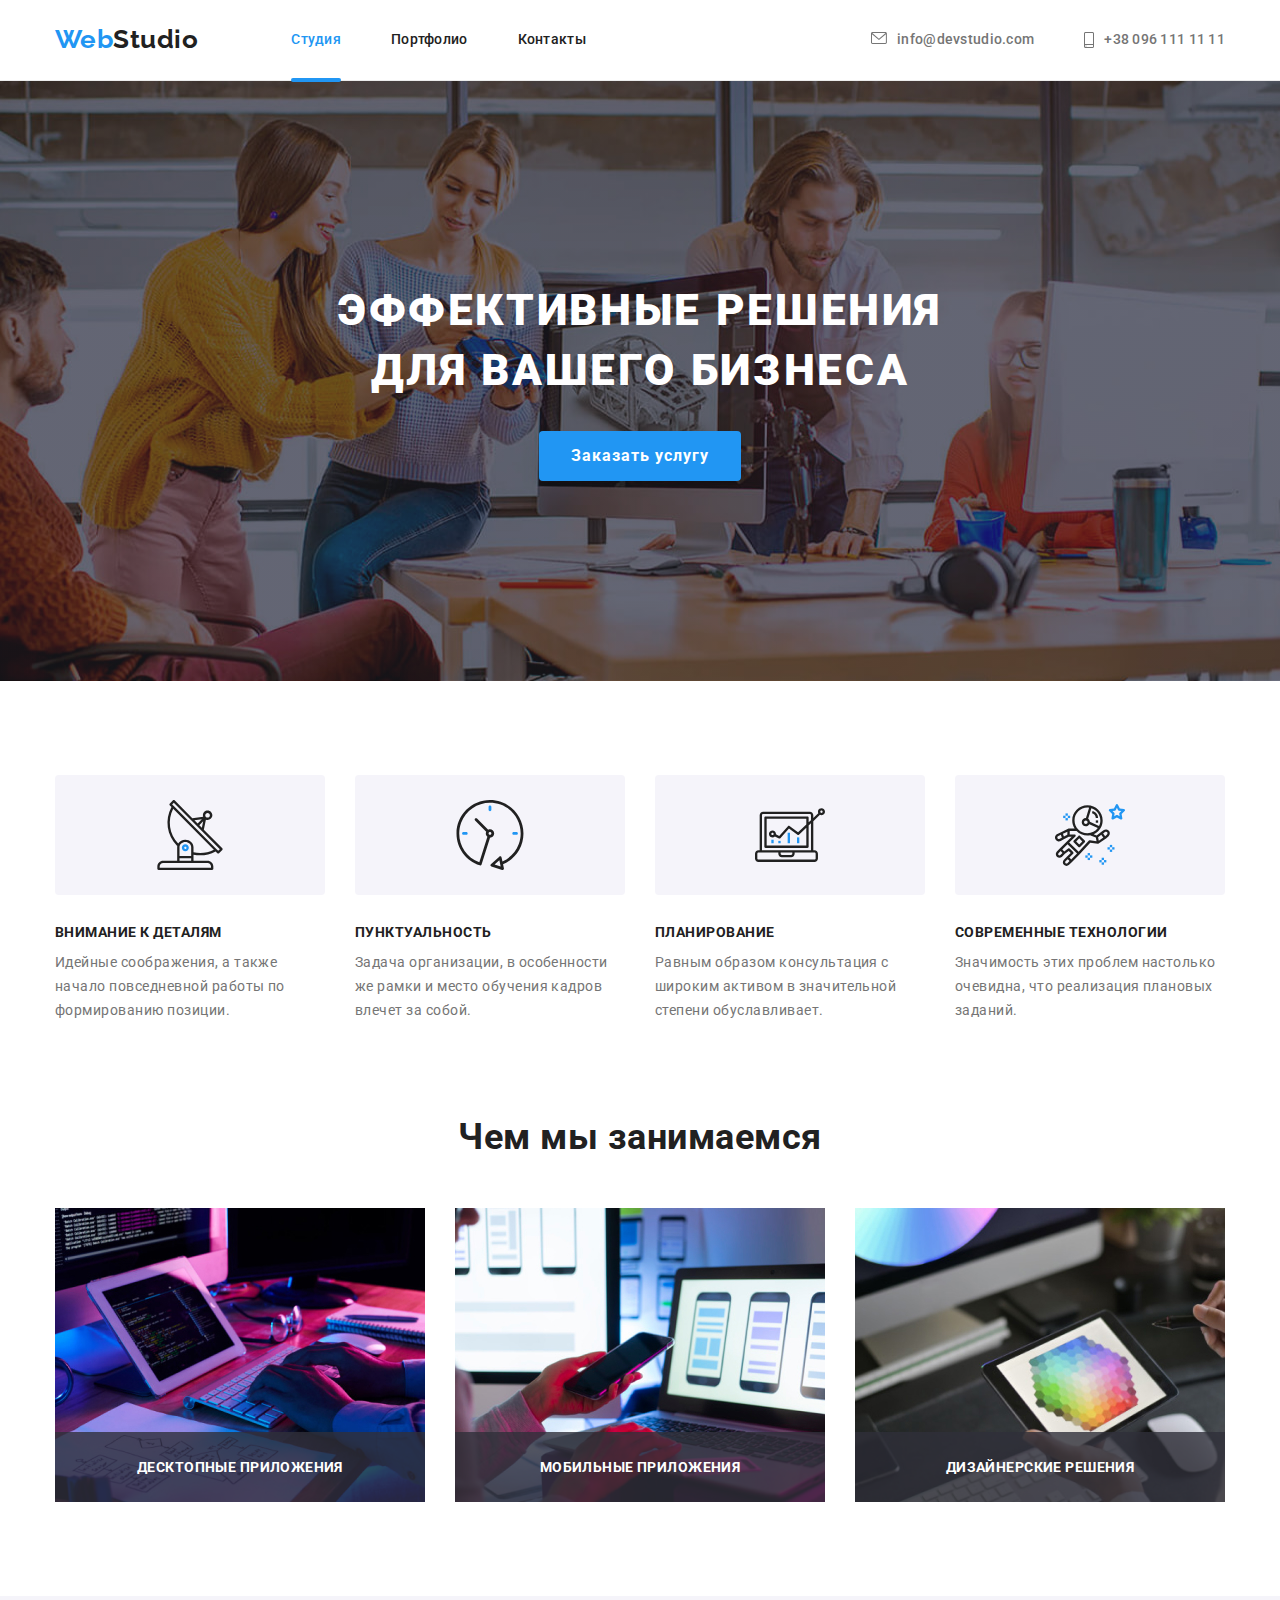
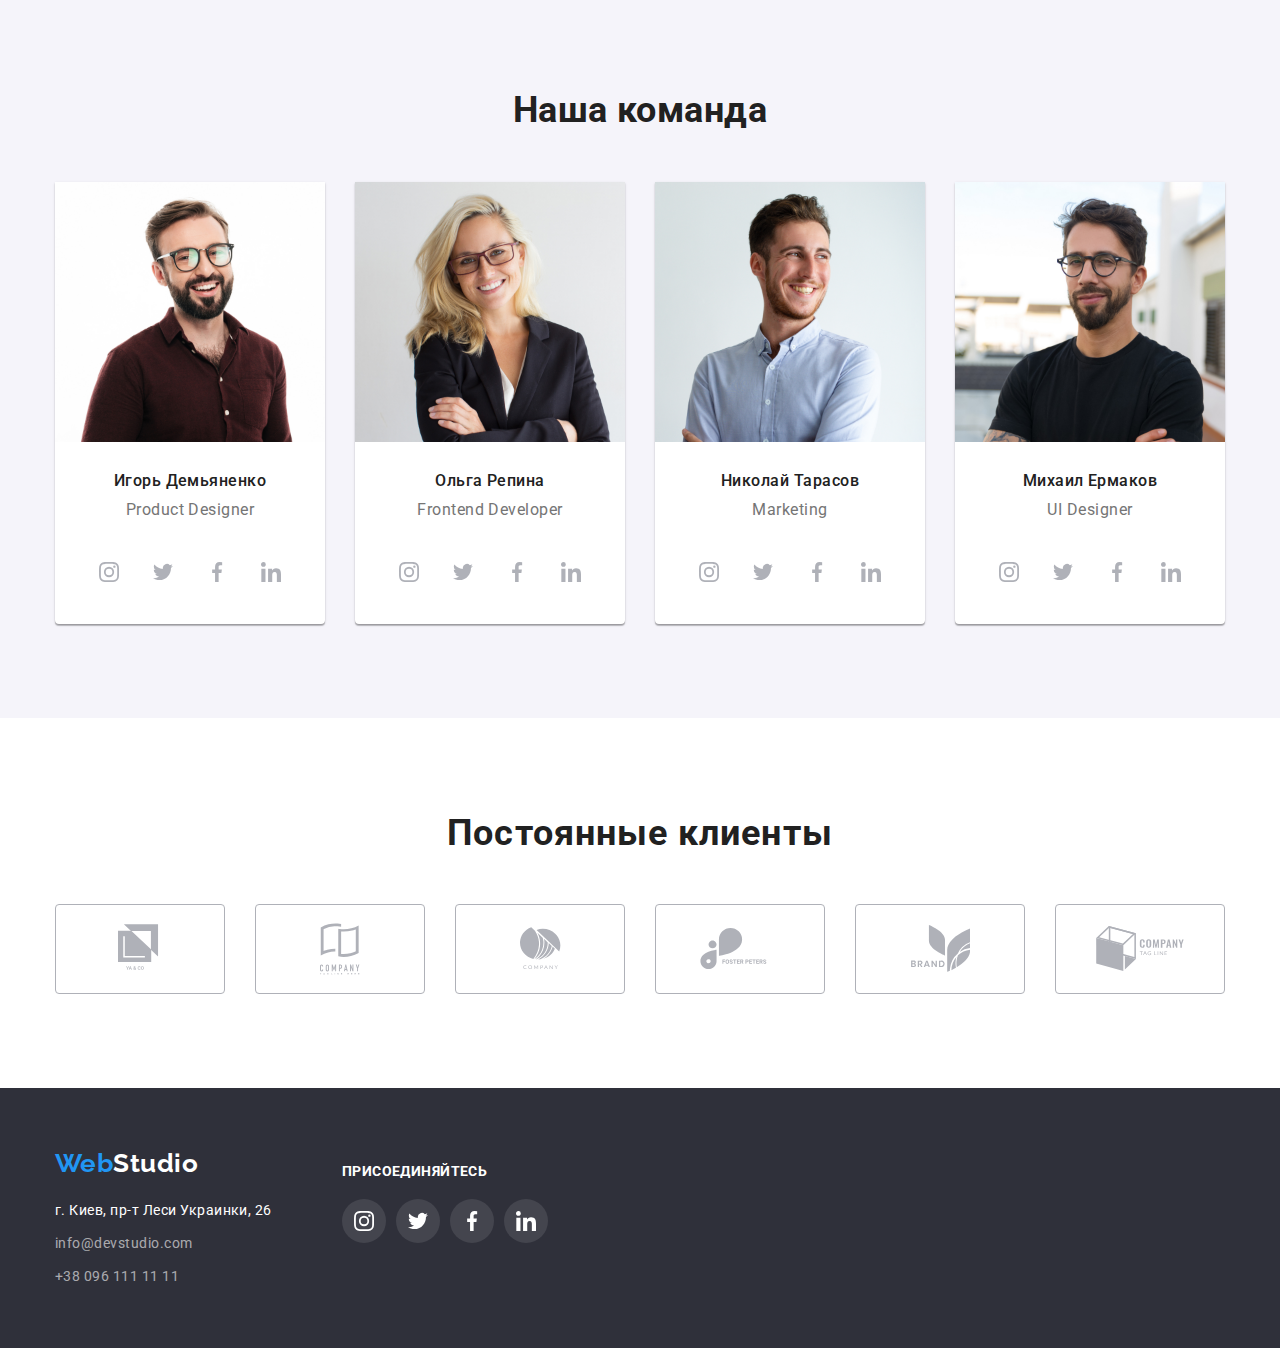
<file: index.html>
<!DOCTYPE html>
<html lang="ru">

<head>
  <meta charset="UTF-8" />
  <meta name="viewport" content="width=device-width, initial-scale=1.0" />
  <title>goit-markup-hw-05</title>
  <link rel="stylesheet"
    href="https://cdnjs.cloudflare.com/ajax/libs/modern-normalize/1.0.0/modern-normalize.min.css" />
  <link href="https://fonts.googleapis.com/css2?family=Raleway:wght@700&family=Roboto:wght@400;500;700;900&display=swap"
    rel="stylesheet" />
  <link rel="stylesheet" href="./css/common.css" />
  <link rel="stylesheet" href="./css/style.css" />
</head>

<body>
  <header class="header">
    <div class="container align-header">
      <nav class="main-nav">
        <a class="logo-header" href="./index.html">
          <span class="logo-color">Web</span>Studio
        </a>

        <ul class="site-nav list">
          <li class="item">
            <a class="link current" href="./index.html">Студия</a>
          </li>
          <li class="item">
            <a class="link" href="./portfolio.html">Портфолио</a>
          </li>
          <li class="item"><a class="link" href="">Контакты</a>
          </li>
        </ul>
      </nav>

      <ul class="site-contacts list">
        <li class="item">
          <a class="link" href="mailto:info@devstudio.com">
            <svg class="icon-contacts" width="16" height="12">
              <use href="./images/sprite.svg#icon-envelope"></use>
            </svg>
            info@devstudio.com
          </a>
        </li>
        <li class="item">
          <a class="link" href="tel:+380961111111">
            <svg class="icon-contacts" width="10" height="16">
              <use href="./images/sprite.svg#icon-smartphone"></use>
            </svg>
            +38 096 111 11 11
          </a>
        </li>
      </ul>
    </div>
  </header>

  <main>
    <!-- Шапка -->
    <section class="tagline">
      <div class="container centered">
        <h1 class="title">Эффективные решения для вашего бизнеса</h1>
        <button type="button" class="button-primary" data-modal-open>Заказать услугу</button>
      </div>
    </section>

    <!-- Особенности -->
    <section class="features">
      <div class="container">
        <ul class="list">
          <li class="properties icon-antenna">
            <h3 class="title">Внимание к деталям</h3>
            <p class="text">
              Идейные соображения, а также начало повседневной работы по
              формированию позиции.
            </p>
          </li>
          <li class="properties icon-clock">
            <h3 class="title">Пунктуальность</h3>
            <p class="text">
              Задача организации, в особенности же рамки и место обучения
              кадров влечет за собой.
            </p>
          </li>
          <li class="properties icon-diagram">
            <h3 class="title">Планирование</h3>
            <p class="text">
              Равным образом консультация с широким активом в значительной
              степени обуславливает.
            </p>
          </li>
          <li class="properties icon-astronaut">
            <h3 class="title">Современные технологии</h3>
            <p class="text">
              Значимость этих проблем настолько очевидна, что реализация
              плановых заданий.
            </p>
          </li>
        </ul>
      </div>
    </section>

    <!-- Чем мы занимаемся -->
    <section class="activity">
      <div class="container">
        <h2 class="title">Чем мы занимаемся</h2>
        <ul class="list">
          <li class="item">
            <h3 class="text">
              Десктопные приложения
            </h3>
            <img src="./images/activity/img1.jpg" alt="разработка для пк" width="370" height="294" />
          </li>
          <li class="item">
            <h3 class="text">
              Мобильные приложения
            </h3>
            <img src="./images/activity/img2.jpg" alt="разработка мобильных версий" width="370" height="294" />
          </li>
          <li class="item">
            <h3 class="text">
              Дизайнерские решения
            </h3>
            <img src="./images/activity/img3.jpg" alt="разработка для планшетных версий" width="370" height="294" />
          </li>
        </ul>
      </div>
    </section>

    <!-- Наша команда -->
    <section class="team">
      <div class="container">
        <h2 class="title">Наша команда</h2>
        <ul class="list">
          <li class="cards">
            <img src="./images/team/img4.jpg" alt="Игорь Демьяненко" width="270" />
            <h3 class="employee">Игорь Демьяненко</h3>
            <p class="profession">Product Designer</p>
            <ul class="social list">
              <li class="list-item">
                <a class="social-link" href="">
                  <svg class="social-icon">
                    <use href="./images/sprite.svg#icon-instagram"></use>
                  </svg>
                </a>
              </li>
              <li class="list-item">
                <a class="social-link" href="">
                  <svg class="social-icon">
                    <use href="./images/sprite.svg#icon-twitter"></use>
                  </svg>
                </a>
              </li>
              <li class="list-item">
                <a class="social-link" href="">
                  <svg class="social-icon">
                    <use href="./images/sprite.svg#icon-facebook"></use>
                  </svg>
                </a>
              </li>
              <li class="list-item">
                <a class="social-link" href="">
                  <svg class="social-icon">
                    <use href="./images/sprite.svg#icon-linkedin"></use>
                  </svg>
                </a>
              </li>
            </ul>
          </li>
          <li class="cards">
            <img src="./images/team/img5.jpg" alt="Ольга Репина" width="270" />
            <h3 class="employee">Ольга Репина</h3>
            <p class="profession">Frontend Developer</p>
            <ul class="social list">
              <li class="list-item">
                <a class="social-link" href="">
                  <svg class="social-icon">
                    <use href="./images/sprite.svg#icon-instagram"></use>
                  </svg>
                </a>
              </li>
              <li class="list-item">
                <a class="social-link" href="">
                  <svg class="social-icon">
                    <use href="./images/sprite.svg#icon-twitter"></use>
                  </svg>
                </a>
              </li>
              <li class="list-item">
                <a class="social-link" href="">
                  <svg class="social-icon">
                    <use href="./images/sprite.svg#icon-facebook"></use>
                  </svg>
                </a>
              </li>
              <li class="list-item">
                <a class="social-link" href="">
                  <svg class="social-icon">
                    <use href="./images/sprite.svg#icon-linkedin"></use>
                  </svg>
                </a>
              </li>
            </ul>
          </li>
          <li class="cards">
            <img src="./images/team/img6.jpg" alt="Николай Тарасов" width="270" />
            <h3 class="employee">Николай Тарасов</h3>
            <p class="profession">Marketing</p>
            <ul class="social list">
              <li class="list-item">
                <a class="social-link" href="">
                  <svg class="social-icon">
                    <use href="./images/sprite.svg#icon-instagram"></use>
                  </svg>
                </a>
              </li>
              <li class="list-item">
                <a class="social-link" href="">
                  <svg class="social-icon">
                    <use href="./images/sprite.svg#icon-twitter"></use>
                  </svg>
                </a>
              </li>
              <li class="list-item">
                <a class="social-link" href="">
                  <svg class="social-icon">
                    <use href="./images/sprite.svg#icon-facebook"></use>
                  </svg>
                </a>
              </li>
              <li class="list-item">
                <a class="social-link" href="">
                  <svg class="social-icon">
                    <use href="./images/sprite.svg#icon-linkedin"></use>
                  </svg>
                </a>
              </li>
            </ul>
          </li>
          <li class="cards">
            <img src="./images/team/img7.jpg" alt="Михаил Ермаков" width="270" />
            <h3 class="employee">Михаил Ермаков</h3>
            <p class="profession">UI Designer</p>
            <ul class="social list">
              <li class="list-item">
                <a class="social-link" href="">
                  <svg class="social-icon">
                    <use href="./images/sprite.svg#icon-instagram"></use>
                  </svg>
                </a>
              </li>
              <li class="list-item">
                <a class="social-link" href="">
                  <svg class="social-icon">
                    <use href="./images/sprite.svg#icon-twitter"></use>
                  </svg>
                </a>
              </li>
              <li class="list-item">
                <a class="social-link" href="">
                  <svg class="social-icon">
                    <use href="./images/sprite.svg#icon-facebook"></use>
                  </svg>
                </a>
              </li>
              <li class="list-item">
                <a class="social-link" href="">
                  <svg class="social-icon">
                    <use href="./images/sprite.svg#icon-linkedin"></use>
                  </svg>
                </a>
              </li>
            </ul>
          </li>
        </ul>
      </div>
    </section>

    <!-- Постоянные клиенты -->
    <section class="clients">
      <div class="container">
        <h2 class="clients-title">Постоянные клиенты</h2>
        <ul class="clients-list list">
          <li class="clients-item">
            <a class="clients-link" href="">
              <svg class="icon-logo" width="44.27" height="49.23">
                <use href="./images/sprite.svg#icon-logo-1"></use>
              </svg>
            </a>
          </li>
          <li class="clients-item">
            <a class="clients-link" href="">
              <svg class="icon-logo" width="40" height="52">
                <use href="./images/sprite.svg#icon-logo-2"></use>
              </svg>
            </a>
          </li>
          <li class="clients-item">
            <a class="clients-link" href="">
              <svg class="icon-logo" width="41" height="42.6">
                <use href="./images/sprite.svg#icon-logo-3"></use>
              </svg>
            </a>
          </li>
          <li class="clients-item">
            <a class="clients-link" href="">
              <svg class="icon-logo" width="79.66" height="42.02">
                <use href="./images/sprite.svg#icon-logo-4"></use>
              </svg>
            </a>
          </li>
          <li class="clients-item">
            <a class="clients-link" href="">
              <svg class="icon-logo" width="59" height="47">
                <use href="./images/sprite.svg#icon-logo-5"></use>
              </svg>
            </a>
          </li>
          <li class="clients-item">
            <a class="clients-link" href="">
              <svg class="icon-logo" width="88.48" height="45.44">
                <use href="./images/sprite.svg#icon-logo-6"></use>
              </svg>
            </a>
          </li>
        </ul>
      </div>
    </section>
  </main>

  <footer>
    <div class="container align-footer">
      <div class="footer-block">
        <a class="logo-footer" href="./index.html">
          <span class="logo-color">Web</span>Studio
        </a>

        <address class="address">
          <ul class="contacts-list list">
            <li class="contacts-item">
              <p class="office">г. Киев, пр-т Леси Украинки, 26</p>
            </li>
            <li class="contacts-item">
              <a class="contacts-footer" href="mailto:info@devstudio.com">info@devstudio.com
              </a>
            </li>
            <li class="contacts-item">
              <a class="contacts-footer" href="tel:+380961111111">+38 096 111 11 11
              </a>
            </li>
          </ul>
        </address>
      </div>
      <div class="social-footer">
        <h3 class="title">присоединяйтесь</h3>
        <ul class="social list">
          <li class="list-item">
            <a class="social-link dark-bg" href="">
              <svg class="social-icon light">
                <use href="./images/sprite.svg#icon-instagram"></use>
              </svg>
            </a>
          </li>
          <li class="list-item">
            <a class="social-link dark-bg" href="">
              <svg class="social-icon light">
                <use href="./images/sprite.svg#icon-twitter"></use>
              </svg>
            </a>
          </li>
          <li class="list-item">
            <a class="social-link dark-bg" href="">
              <svg class="social-icon light">
                <use href="./images/sprite.svg#icon-facebook"></use>
              </svg>
            </a>
          </li>
          <li class="list-item">
            <a class="social-link dark-bg" href="">
              <svg class="social-icon light">
                <use href="./images/sprite.svg#icon-linkedin"></use>
              </svg>
            </a>
          </li>
        </ul>
      </div>
    </div>
  </footer>

  <!-- Модальное окно -->
  <div class="backdrop is-hidden" data-modal>
    <div class="modal">
      <button type="button" class="close" data-modal-close>
        <svg width="11" height="11">
          <use href="./images/sprite.svg#close-black"></use>
        </svg>
      </button>
    </div>
  </div>

  <script src="./js/modal.js"></script>
</body>

</html>
</file>
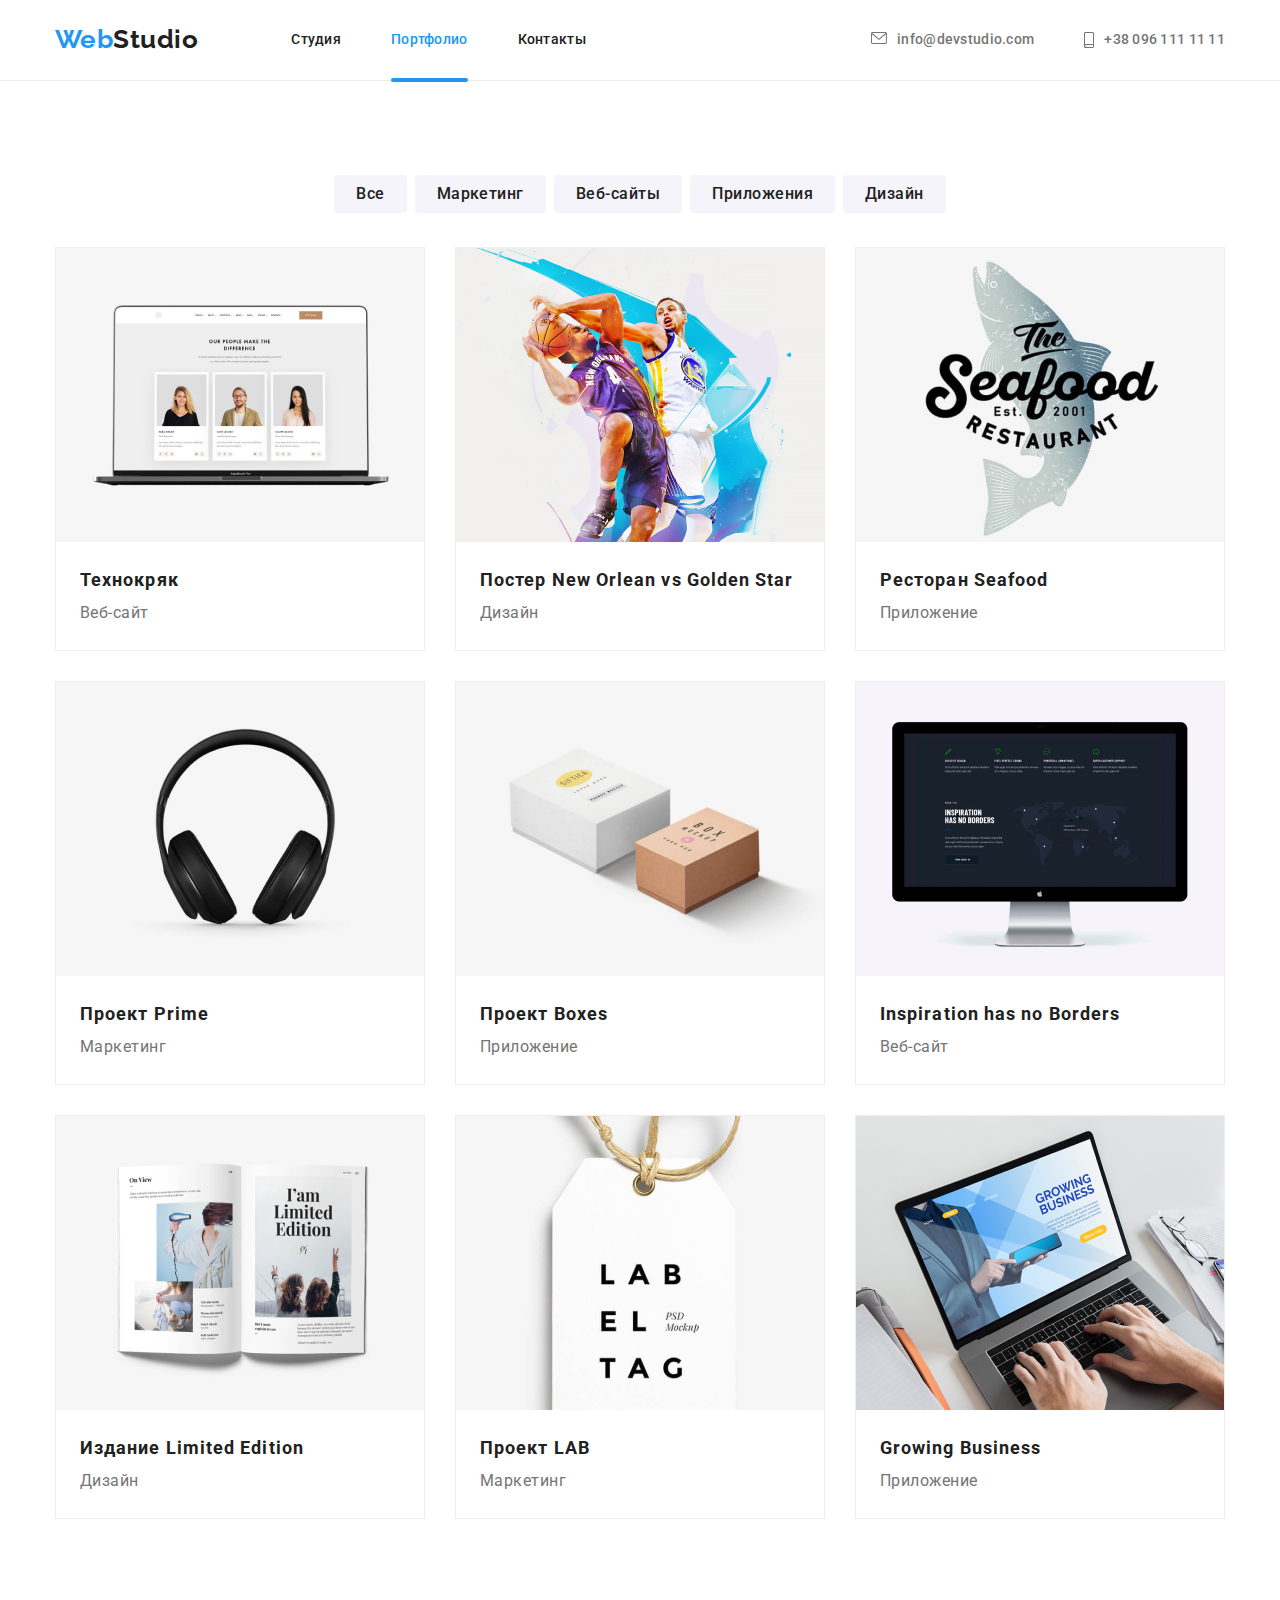
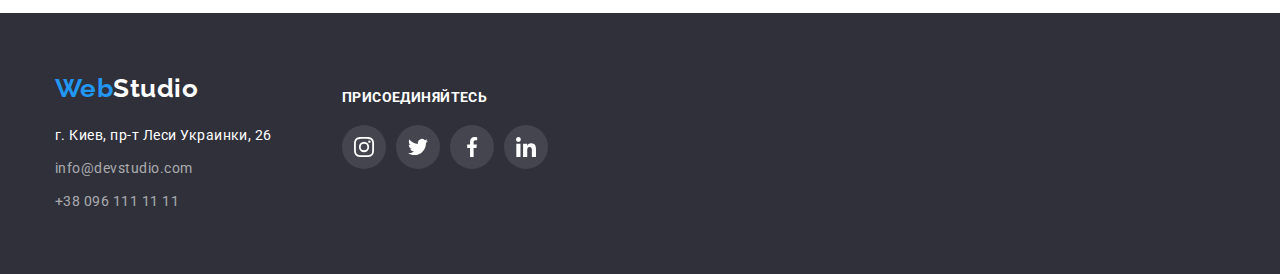
<file: portfolio.html>
<!DOCTYPE html>
<html lang="ru">

<head>
  <meta charset="UTF-8" />
  <meta name="viewport" content="width=device-width, initial-scale=1.0" />
  <title>Portfolio</title>
  <link rel="stylesheet"
    href="https://cdnjs.cloudflare.com/ajax/libs/modern-normalize/1.0.0/modern-normalize.min.css" />
  <link href="https://fonts.googleapis.com/css2?family=Raleway:wght@700&family=Roboto:wght@400;500;700;900&display=swap"
    rel="stylesheet" />
  <link rel="stylesheet" href="./css/common.css" />
  <link rel="stylesheet" href="./css/style.css" />
</head>

<body>
  <header class="header">
    <div class="container align-header">
      <nav class="main-nav">
        <a class="logo-header" href="./index.html">
          <span class="logo-color">Web</span>Studio
        </a>

        <ul class="site-nav list">
          <li class="item">
            <a class="link" href="./index.html">Студия</a>
          </li>
          <li class="item">
            <a class="link current" href="./portfolio.html">Портфолио</a>
          </li>
          <li class="item"><a class="link" href="">Контакты</a></li>
        </ul>
      </nav>

      <ul class="site-contacts list">
        <li class="item">
          <a class="link" href="mailto:info@devstudio.com">
            <svg class="icon-contacts" width="16" height="12">
              <use href="./images/sprite.svg#icon-envelope"></use>
            </svg>
            info@devstudio.com
          </a>
        </li>
        <li class="item">
          <a class="link" href="tel:+380961111111">
            <svg class="icon-contacts" width="10" height="16">
              <use href="./images/sprite.svg#icon-smartphone"></use>
            </svg>
            +38 096 111 11 11
          </a>
        </li>
      </ul>
    </div>
  </header>

  <main>
    <section class="portfolio">
      <div class="container">
        <!-- <h1>Portfolio</h1> -->

        <ul class="filters list">
          <li class="btn"><button type="button" class="button">Все</button></li>
          <li class="btn"><button type="button" class="button">Маркетинг</button></li>
          <li class="btn"><button type="button" class="button">Веб-сайты</button></li>
          <li class="btn"><button type="button" class="button">Приложения</button></li>
          <li class="btn"><button type="button" class="button">Дизайн</button></li>
        </ul>

        <ul class="list">
          <li class="projects">
            <div class="picture">
              <img src="./images/portfolio/portfolio1.jpg" alt="Ноутбук" width="370" />
              <p class="text-cover">Технокряк это современная площадка распространения
               коронавируса. Компании используют эту платформу для цифрового шпионажа
                и атак на защищённые сервера конкурентов.
            </p>
            </div>   
            <div class="text">
              <h2 class="title">Технокряк</h2>
              <p class="type">Веб-сайт</p>
            </div>
          </li>
          <li class="projects">
            <div class="picture">
              <img src="./images/portfolio/portfolio2.jpg" alt="Ноутбук" width="370" />
              <p class="text-cover">Технокряк это современная площадка распространения
               коронавируса. Компании используют эту платформу для цифрового шпионажа
                и атак на защищённые сервера конкурентов.
            </p>
            </div>
            <div class="text">
              <h2 class="title">Постер New Orlean vs Golden Star</h2>
              <p class="type">Дизайн</p>
            </div>
          </li>
          <li class="projects">
            <div class="picture">
              <img src="./images/portfolio/portfolio3.jpg" alt="Ноутбук" width="370" />
              <p class="text-cover">Технокряк это современная площадка распространения
               коронавируса. Компании используют эту платформу для цифрового шпионажа
                и атак на защищённые сервера конкурентов.
            </p>
            </div>
            <div class="text">
              <h2 class="title">Ресторан Seafood</h2>
              <p class="type">Приложение</p>
            </div>
          </li>
          <li class="projects">
            <div class="picture">
              <img src="./images/portfolio/portfolio4.jpg" alt="Ноутбук" width="370" />
              <p class="text-cover">Технокряк это современная площадка распространения
               коронавируса. Компании используют эту платформу для цифрового шпионажа
                и атак на защищённые сервера конкурентов.
            </p>
            </div>
            <div class="text">
              <h2 class="title">Проект Prime</h2>
              <p class="type">Маркетинг</p>
            </div>
          </li>
          <li class="projects">
            <div class="picture">
              <img src="./images/portfolio/portfolio5.jpg" alt="Ноутбук" width="370" />
              <p class="text-cover">Технокряк это современная площадка распространения
               коронавируса. Компании используют эту платформу для цифрового шпионажа
                и атак на защищённые сервера конкурентов.
            </p>
            </div>
            <div class="text">
              <h2 class="title">Проект Boxes</h2>
              <p class="type">Приложение</p>
            </div>
          </li>
          <li class="projects">
            <div class="picture">
              <img src="./images/portfolio/portfolio6.jpg" alt="Ноутбук" width="370" />
              <p class="text-cover">Технокряк это современная площадка распространения
               коронавируса. Компании используют эту платформу для цифрового шпионажа
                и атак на защищённые сервера конкурентов.
            </p>
            </div>
            <div class="text">
              <h2 class="title">Inspiration has no Borders</h2>
              <p class="type">Веб-сайт</p>
            </div>
          </li>
          <li class="projects">
            <div class="picture">
              <img src="./images/portfolio/portfolio7.jpg" alt="Ноутбук" width="370" />
              <p class="text-cover">Технокряк это современная площадка распространения
               коронавируса. Компании используют эту платформу для цифрового шпионажа
                и атак на защищённые сервера конкурентов.
            </p>
            </div>
            <div class="text">
              <h2 class="title">Издание Limited Edition</h2>
              <p class="type">Дизайн</p>
            </div>
          </li>
          <li class="projects">
            <div class="picture">
              <img src="./images/portfolio/portfolio8.jpg" alt="Ноутбук" width="370" />
              <p class="text-cover">Технокряк это современная площадка распространения
               коронавируса. Компании используют эту платформу для цифрового шпионажа
                и атак на защищённые сервера конкурентов.
            </p>
            </div>
            <div class="text">
              <h2 class="title">Проект LAB</h2>
              <p class="type">Маркетинг</p>
            </div>
          </li>
          <li class="projects">
            <div class="picture">
              <img src="./images/portfolio/portfolio9.jpg" alt="Ноутбук" width="370" />
              <p class="text-cover">Технокряк это современная площадка распространения
               коронавируса. Компании используют эту платформу для цифрового шпионажа
                и атак на защищённые сервера конкурентов.
            </p>
            </div>
            <div class="text">
              <h2 class="title">Growing Business</h2>
              <p class="type">Приложение</p>
            </div>
          </li>
        </ul>
      </div>
    </section>
  </main>

  <footer>
    <div class="container align-footer">
      <div class="footer-block">
        <a class="logo-footer" href="./index.html">
          <span class="logo-color">Web</span>Studio
        </a>

        <address class="address">
          <ul class="contacts-list list">
            <li class="contacts-item">
              <p class="office">г. Киев, пр-т Леси Украинки, 26</p>
            </li>
            <li class="contacts-item">
              <a class="contacts-footer" href="mailto:info@devstudio.com">info@devstudio.com
              </a>
            </li>
            <li class="contacts-item">
              <a class="contacts-footer" href="tel:+380961111111">+38 096 111 11 11
              </a>
            </li>
          </ul>
        </address>
      </div>
      <div class="social-footer">
        <h3 class="title">присоединяйтесь</h3>
        <ul class="social list">
          <li class="list-item">
            <a class="social-link dark-bg" href="">
              <svg class="social-icon light">
                <use href="./images/sprite.svg#icon-instagram"></use>
              </svg>
            </a>
          </li>
          <li class="list-item">
            <a class="social-link dark-bg" href="">
              <svg class="social-icon light">
                <use href="./images/sprite.svg#icon-twitter"></use>
              </svg>
            </a>
          </li>
          <li class="list-item">
            <a class="social-link dark-bg" href="">
              <svg class="social-icon light">
                <use href="./images/sprite.svg#icon-facebook"></use>
              </svg>
            </a>
          </li>
          <li class="list-item">
            <a class="social-link dark-bg" href="">
              <svg class="social-icon light">
                <use href="./images/sprite.svg#icon-linkedin"></use>
              </svg>
            </a>
          </li>
        </ul>
      </div>
    </div>
  </footer>
</body>

</html>
</file>
<file: css/common.css>
/* основной цвет текста #212121 */
/* вторичный цвет текста #757575 */
/* белый #FFFFFF */
/* акцент #2196F3 */
/* контакты в футере rgba(255, 255, 255, 0.6); */

:root {
  --primary-text-color: #212121;
  --secondary-text-color: #757575;
  --accent-color: #2196f3;
  --white-color: #ffffff;
  --button-bg-color: #f5f4fa;
}

*,
*::before,
*::after {
  margin: 0;
  padding: 0;
}

body {
  background-color: #ffffff;
  color: var(--primiry-text-color);
  font-family: Roboto, sans-serif;
  letter-spacing: 0.03em;
}

img {
  display: block;
}

.list {
  padding: 0;
  margin: 0;
  list-style: none;
}

.container {
  margin: 0 auto;
  padding: 0 15px;
  width: 1200px;
}

.centered {
  text-align: center;
}

/* header */

.header {
  padding: 24px 0 25px;
  border-bottom: 1px solid #ececec;
}

.logo-header {
  display: block;
  margin-right: 93px;

  font-family: Raleway, sans-serif;
  color: var(--primary-text-color);
  font-weight: 700;
  font-size: 26px;
  line-height: 1.2;
  text-decoration: none;
}

.logo-color {
  color: var(--accent-color);
}

.container.align-header {
  display: flex;
  align-items: center;
  justify-content: space-between;
}

.main-nav {
  display: flex;
  align-items: center;
}

.site-nav {
  display: flex;
  align-items: center;
}

.site-nav .item:not(:last-child) {
  margin-right: 50px;
}

.site-nav .link {
  display: block;

  font-weight: 500;
  font-size: 14px;
  line-height: 1.14;
  letter-spacing: 0.02em;
  color: var(--primary-text-color);
  text-decoration: none;

  transition-property: color;
  transition-duration: 250ms;
  transition-timing-function: cubic-bezier(0.4, 0, 0.2, 1);
}

.site-nav .link:hover,
.site-nav .link:focus {
  color: var(--accent-color);
}

.site-nav .link.current {
  position: relative;
  color: var(--accent-color);
}

.site-nav .link.current::after {
  content: "";
  position: absolute;
  left: 0;
  bottom: -34px;
  width: 100%;
  height: 4px;

  background: var(--accent-color);
  border-radius: 2px;
}

.site-contacts {
  display: flex;
}

.site-contacts .item:not(:last-child) {
  padding-right: 50px;
}

.site-contacts .link {
  display: flex;

  font-weight: 500;
  font-size: 14px;
  line-height: 1.14;
  letter-spacing: 0.02em;
  color: var(--secondary-text-color);
  text-decoration: none;
  fill: var(--secondary-text-color);

  transition-duration: 250ms;
  transition-timing-function: cubic-bezier(0.4, 0, 0.2, 1);
}

.site-contacts .link:hover,
.site-contacts .link:focus {
  color: var(--accent-color);
  fill: var(--accent-color);
}

.icon-contacts {
  margin-right: 10px;
}

/* footer */
footer {
  padding-top: 60px;
  padding-bottom: 60px;

  background-color: #2f303a;
}

.align-footer {
  display: flex;
  align-items: center;
}

.logo-footer {
  display: inline-block;
  margin-top: 0;
  margin-bottom: 20px;

  font-family: Raleway, sans-serif;
  font-weight: 700;
  font-size: 26px;
  line-height: 1.2;
  color: var(--white-color);
  text-decoration: none;
}

.office {
  margin: 0;

  font-style: normal;
  font-weight: normal;
  font-size: 14px;
  line-height: 1.7;
  color: var(--white-color);
}

.contacts-item:not(:last-child) {
  margin: 0 0 9px;
}

.contacts-footer {
  display: block;
  /* margin-top: 0;
  margin-bottom: 9px; */

  font-style: normal;
  font-weight: normal;
  font-size: 14px;
  line-height: 1.7;
  color: rgba(255, 255, 255, 0.6);
  text-decoration: none;

  transition-property: color;
  transition-duration: 250ms;
  transition-timing-function: cubic-bezier(0.4, 0, 0.2, 1);
}

.contacts-footer:hover,
.contscts-footer:focus {
  color: var(--accent-color);
}

.social-footer {
  margin-left: 70px;
}

.social-footer .title {
  margin-bottom: 20px;
  font-weight: bold;
  font-size: 14px;
  line-height: 1.143;
  letter-spacing: 0.03em;
  text-transform: uppercase;

  color: var(--white-color);
}

.social-footer .social {
  display: flex;
}

.social-link.dark-bg {
  background-color: rgba(255, 255, 255, 0.1);
}

.social-icon.light {
  fill: var(--white-color);
}
</file>
<file: css/style.css>
/* стили для index.html */

/* tagline */
.tagline {
  padding: 200px 0;
  margin: 0 auto;
  max-width: 1600px;
  /* height: 600px; */

  background-color: #2f303a;
  background-image: linear-gradient(
      to right,
      rgba(47, 48, 58, 0.4),
      rgba(47, 48, 58, 0.4)
    ),
    url(../images/tagline/taglinebg.jpg);
  background-position: center;
  background-size: cover;
  background-repeat: no-repeat;
}

.tagline .title {
  margin: 0 auto 30px auto;

  width: 696px;
  font-weight: 900;
  font-size: 44px;
  line-height: 1.36;
  letter-spacing: 0.06em;
  text-transform: uppercase;
  color: var(--white-color);
}

.button-primary {
  padding: 10px 32px;

  font-weight: bold;
  font-size: 16px;
  letter-spacing: 0.06em;
  border: none;
  text-align: center;
  line-height: 1.87;
  color: var(--white-color);
  background-color: var(--accent-color);
  border-radius: 4px;
  box-shadow: 0px 4px 4px rgba(0, 0, 0, 0.15);

  transition-property: background-color;
  transition-duration: 250ms;
  transition-timing-function: cubic-bezier(0.4, 0, 0.2, 1);
}

.button-primary:hover,
.button-primary:focus {
  background-color: #188ce8;
}

/* features */

.features {
  padding: 94px 0;
}

.features .list {
  display: flex;
}

.features .properties::before {
  content: "";
  display: block;
  height: 120px;
  margin-bottom: 30px;
  background-size: 70px 70px;
  background-position: center;
  background-repeat: no-repeat;
  background-color: #f5f4fa;
  border-radius: 4px;
}

.icon-antenna::before {
  background-image: url(../images/features/antenna.svg);
}

.icon-clock::before {
  background-image: url(../images/features/clock.svg);
}

.icon-diagram::before {
  background-image: url(../images/features/diagram.svg);
}

.icon-astronaut::before {
  background-image: url(../images/features/astronaut.svg);
}

.features .properties:not(:last-child) {
  margin-right: 30px;
}

.features .properties {
  width: 270px;
}

.features .title {
  margin-top: 0;
  margin-bottom: 10px;

  font-weight: 700;
  font-size: 14px;
  line-height: 1.14;
  text-transform: uppercase;
  color: var(--primary-text-color);
}

.features .text {
  margin-top: 0;
  margin-bottom: 0;

  font-size: 14px;
  line-height: 1.71;
  color: var(--secondary-text-color);
}

/* activity */

.activity {
  padding-bottom: 94px;
}

.activity .list {
  display: flex;
}

.list .item {
  position: relative;
  display: flex;
  justify-content: center;
}

.activity .item:not(:last-child) {
  margin-right: 30px;
}

.activity .title,
.team .title {
  margin-top: 0;
  margin-bottom: 50px;

  font-weight: 700;
  font-size: 36px;
  line-height: 1.16;
  text-align: center;
  color: var(--primary-text-color);
}

.item .text {
  display: flex;
  position: absolute;
  width: 100%;
  height: 70px;
  bottom: 0;
  left: 0;
  justify-content: center;
  align-items: center;
  text-align: center;

  font-weight: bold;
  font-size: 14px;
  line-height: 1.143;
  letter-spacing: 0.03em;
  text-transform: uppercase;

  color: var(--white-color);
  background: rgba(47, 48, 58, 0.8);
}

/* team */

.team {
  padding-top: 94px;
  padding-bottom: 94px;

  background-color: #f5f4fa;
}

.team .list {
  display: flex;
}

.cards:not(:last-child) {
  margin-right: 30px;
}

.cards {
  background-color: var(--white-color);
  width: 270px;
  min-height: 368px;
  box-shadow: 0px 1px 3px rgba(0, 0, 0, 0.12), 0px 1px 1px rgba(0, 0, 0, 0.14),
    0px 2px 1px rgba(0, 0, 0, 0.2);
  border-radius: 0px 0px 4px 4px;
}

.team .employee {
  margin-top: 30px;
  margin-bottom: 10px;

  font-weight: 500;
  font-size: 16px;
  line-height: 1.18;
  text-align: center;
  color: var(--primary-text-color);
}

.team .profession {
  margin-top: 0;
  margin-bottom: 30px;

  font-size: 16px;
  line-height: 1.18;
  text-align: center;
  color: var(--secondary-text-color);
}

.cards .social {
  justify-content: center;
}

.social-link {
  display: flex;
  margin-bottom: 30px;
  width: 44px;
  height: 44px;
  background-color: var(--white-color);
  text-decoration: none;
  border-radius: 50%;
  justify-content: center;
  align-items: center;

  transition-property: background-color;
  transition-duration: 250ms;
  transition-timing-function: cubic-bezier(0.4, 0, 0.2, 1);
}

.list-item:not(:last-child) {
  margin-right: 10px;
}

.social-icon {
  width: 20px;
  height: 20px;
  fill: #afb1b8;

  transition-property: fill;
  transition-duration: 250ms;
  transition-timing-function: cubic-bezier(0.4, 0, 0.2, 1);
}

.social-link:hover,
.social-link:focus {
  background-color: var(--accent-color);
}

.social-link:hover .social-icon,
.social-link:focus .social-icon {
  fill: var(--white-color);
}

/* button */

.button {
  padding: 6px 22px;

  font-weight: 500;
  font-size: 16px;
  line-height: 1.63;
  letter-spacing: 0.03em;
  border: none;
  text-align: center;
  color: var(--primary-text-color);
  background-color: var(--button-bg-color);
  border-radius: 4px;

  transition-duration: 250ms;
  transition-timing-function: cubic-bezier(0.4, 0, 0.2, 1);
}

.button:hover,
.button:focus {
  background-color: var(--accent-color);
  color: var(--white-color);
  box-shadow: 0px 3px 1px rgba(0, 0, 0, 0.1), 0px 1px 2px rgba(0, 0, 0, 0.08),
    0px 2px 2px rgba(0, 0, 0, 0.12);
}

/* Постоянные клиенты */

.clients {
  padding: 94px 0;
}

.clients-title {
  margin-bottom: 50px;
  font-weight: bold;
  font-size: 36px;
  line-height: 1.167;
  text-align: center;
  letter-spacing: 0.03em;

  color: var(--primary-text-color);
}

.clients-list {
  display: flex;
  justify-content: space-between;
}

.clients-item {
  display: flex;
  align-items: center;
}

.clients-link {
  display: flex;
  width: 170px;
  height: 90px;
  text-decoration: none;
  justify-content: center;
  align-items: center;
  border: 1px solid #afb1b8;
  border-radius: 4px;
  fill: #afb1b8;

  transition-duration: 250ms;
  transition-timing-function: cubic-bezier(0.4, 0, 0.2, 1);
}

.clients-link:hover,
.clients-link:focus {
  fill: var(--accent-color);
  border: 1px solid var(--accent-color);
}

/* backdrop */

.backdrop {
  position: fixed;
  left: 0px;
  top: 0px;

  width: 100%;
  height: 100%;

  background: rgba(0, 0, 0, 0.2);
}

.backdrop.is-hidden {
  opacity: 0;
  pointer-events: none;
}

.modal {
  position: absolute;
  left: 50%;
  top: 50%;
  transform: translate(-50%, -50%);

  width: 528px;
  min-height: 581px;

  background: var(--white-color);
  box-shadow: 0px 1px 3px rgba(0, 0, 0, 0.12), 0px 1px 1px rgba(0, 0, 0, 0.14),
    0px 2px 1px rgba(0, 0, 0, 0.2);
  border-radius: 4px;
}

.modal .close {
  position: absolute;
  top: 8px;
  right: 8px;
  width: 30px;
  height: 30px;

  background: var(--white-color);
  border: 1px solid rgba(0, 0, 0, 0.1);
  border-radius: 50%;
  box-sizing: border-box;
  cursor: pointer;
}

/* Стили для portfolio.html */

.portfolio {
  padding: 94px 0;
}

.filters {
  display: flex;
  justify-content: center;
  padding-bottom: 34px;
}

.portfolio .list {
  display: flex;
  flex-wrap: wrap;
}

.projects {
  position: relative;
  margin-right: 30px;
  margin-bottom: 30px;

  width: 370px;
  min-height: 404px;
  border: 1px solid #eeeeee;
  overflow: hidden;

  transition-duration: 250ms;
  transition-timing-function: cubic-bezier(0.4, 0, 0.2, 1);
}

.projects:nth-child(3n) {
  margin-right: 0;
}

.projects:nth-last-child(-n + 3) {
  margin-bottom: 0;
}

.projects:hover,
.projects:focus {
  box-shadow: 0px 1px 1px rgba(0, 0, 0, 0.12), 0px 4px 4px rgba(0, 0, 0, 0.06),
    1px 4px 6px rgba(0, 0, 0, 0.16);
}

.projects .text-cover {
  display: flex;
  position: absolute;
  padding: 63px 24px;
  top: 0;
  left: 0;
  width: 100%;
  height: 294px;
  align-items: center;

  background: rgba(33, 150, 243, 0.9);
  font-weight: normal;
  font-size: 18px;
  line-height: 1.56;
  letter-spacing: 0.03em;
  transform: translateY(100%);

  color: var(--white-color);

  transition-duration: 250ms;
  transition-timing-function: cubic-bezier(0.4, 0, 0.2, 1);
}

.projects:hover .text-cover,
.projects:focus .text-cover {
  transform: translateY(0);
}

.picture {
  position: relative;
  overflow: hidden;
}

.portfolio .text {
  padding: 20px 24px;
}

.filters .btn:not(:last-child) {
  margin-right: 8px;
}

.portfolio .title {
  margin-top: 0;
  margin-bottom: 0;

  font-weight: 700;
  font-size: 18px;
  line-height: 2;
  letter-spacing: 0.06em;
  color: var(--primary-text-color);
}

.portfolio .type {
  margin-top: 0;
  margin-bottom: 0;

  font-size: 16px;
  line-height: 1.87;
  color: var(--secondary-text-color);
}
</file>
